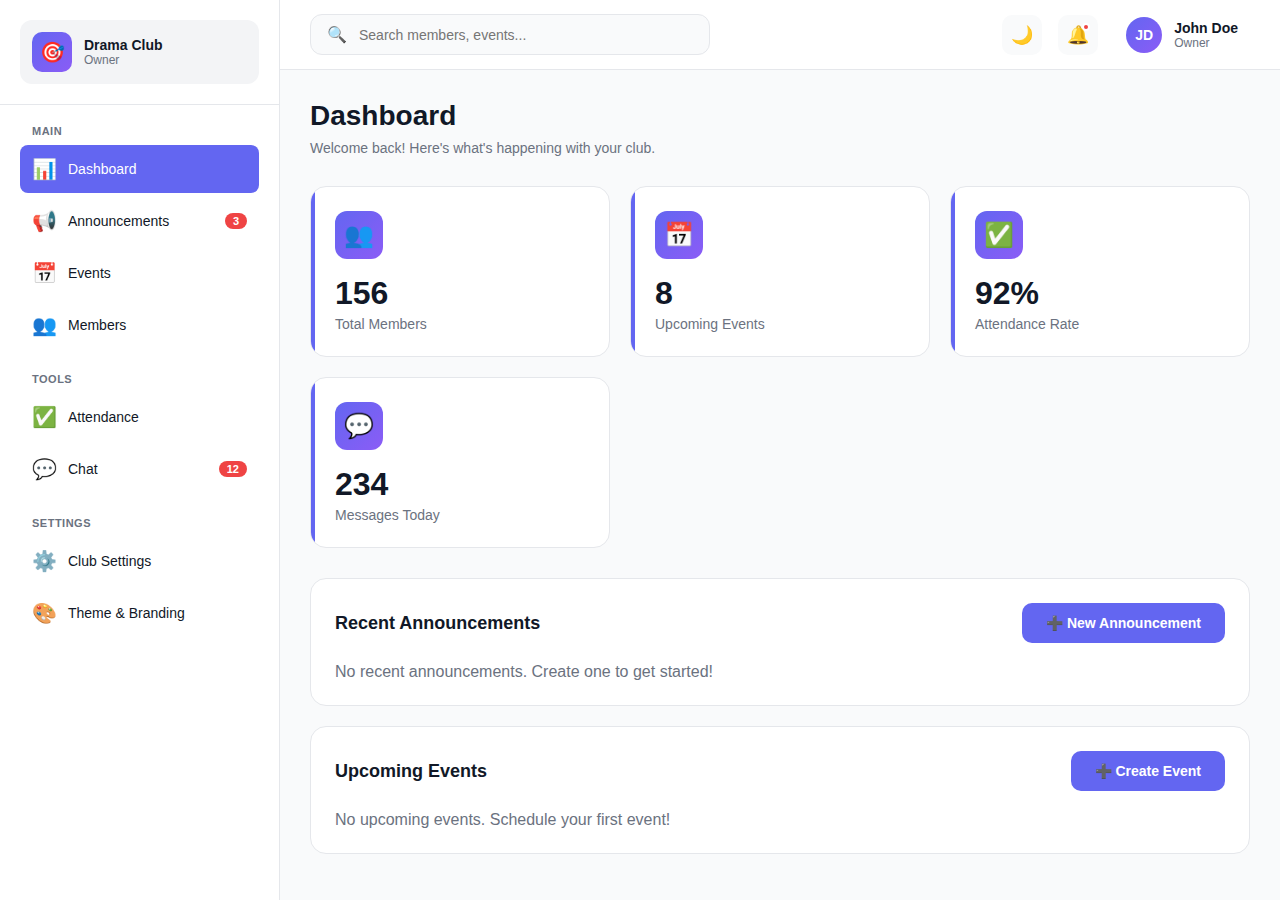
<file: index.html>
<!DOCTYPE html>
<html lang="en">
<head>
    <meta charset="UTF-8">
    <meta name="viewport" content="width=device-width, initial-scale=1.0">
    <title>Club Hub - Modern Club Management</title>
    <style>
        * {
            margin: 0;
            padding: 0;
            box-sizing: border-box;
        }

        :root {
            --primary: #6366f1;
            --primary-dark: #4f46e5;
            --secondary: #8b5cf6;
            --success: #10b981;
            --danger: #ef4444;
            --warning: #f59e0b;
            --bg-primary: #ffffff;
            --bg-secondary: #f9fafb;
            --bg-tertiary: #f3f4f6;
            --text-primary: #111827;
            --text-secondary: #6b7280;
            --border: #e5e7eb;
            --shadow: rgba(0, 0, 0, 0.1);
        }

        [data-theme="dark"] {
            --bg-primary: #1f2937;
            --bg-secondary: #111827;
            --bg-tertiary: #0f172a;
            --text-primary: #f9fafb;
            --text-secondary: #9ca3af;
            --border: #374151;
            --shadow: rgba(0, 0, 0, 0.3);
        }

        body {
            font-family: -apple-system, BlinkMacSystemFont, 'Segoe UI', Roboto, 'Helvetica Neue', Arial, sans-serif;
            background: var(--bg-secondary);
            color: var(--text-primary);
            overflow-x: hidden;
        }

        /* Layout */
        .app-container {
            display: flex;
            height: 100vh;
        }

        /* Sidebar */
        .sidebar {
            width: 280px;
            background: var(--bg-primary);
            border-right: 1px solid var(--border);
            display: flex;
            flex-direction: column;
            transition: transform 0.3s;
        }

        .sidebar-header {
            padding: 20px;
            border-bottom: 1px solid var(--border);
        }

        .club-selector {
            display: flex;
            align-items: center;
            gap: 12px;
            padding: 12px;
            background: var(--bg-tertiary);
            border-radius: 12px;
            cursor: pointer;
            transition: all 0.2s;
        }

        .club-selector:hover {
            background: var(--primary);
            color: white;
        }

        .club-logo {
            width: 40px;
            height: 40px;
            border-radius: 10px;
            background: linear-gradient(135deg, var(--primary), var(--secondary));
            display: flex;
            align-items: center;
            justify-content: center;
            font-size: 20px;
            font-weight: bold;
            color: white;
        }

        .club-info h3 {
            font-size: 14px;
            font-weight: 600;
        }

        .club-info p {
            font-size: 12px;
            color: var(--text-secondary);
        }

        .nav-menu {
            flex: 1;
            padding: 20px;
            overflow-y: auto;
        }

        .nav-section {
            margin-bottom: 24px;
        }

        .nav-section-title {
            font-size: 11px;
            font-weight: 600;
            color: var(--text-secondary);
            text-transform: uppercase;
            letter-spacing: 0.5px;
            margin-bottom: 8px;
            padding-left: 12px;
        }

        .nav-item {
            display: flex;
            align-items: center;
            gap: 12px;
            padding: 12px;
            border-radius: 8px;
            cursor: pointer;
            transition: all 0.2s;
            color: var(--text-primary);
            text-decoration: none;
            margin-bottom: 4px;
        }

        .nav-item:hover {
            background: var(--bg-tertiary);
        }

        .nav-item.active {
            background: var(--primary);
            color: white;
        }

        .nav-item-icon {
            font-size: 20px;
            width: 24px;
            text-align: center;
        }

        .nav-item-text {
            font-size: 14px;
            font-weight: 500;
        }

        .badge {
            margin-left: auto;
            padding: 2px 8px;
            background: var(--danger);
            color: white;
            border-radius: 12px;
            font-size: 11px;
            font-weight: 600;
        }

        /* Main Content */
        .main-content {
            flex: 1;
            display: flex;
            flex-direction: column;
            overflow: hidden;
        }

        .top-bar {
            height: 70px;
            background: var(--bg-primary);
            border-bottom: 1px solid var(--border);
            display: flex;
            align-items: center;
            justify-content: space-between;
            padding: 0 30px;
        }

        .search-bar {
            display: flex;
            align-items: center;
            gap: 12px;
            background: var(--bg-secondary);
            padding: 10px 16px;
            border-radius: 12px;
            border: 1px solid var(--border);
            width: 400px;
        }

        .search-bar input {
            background: none;
            border: none;
            outline: none;
            font-size: 14px;
            color: var(--text-primary);
            width: 100%;
        }

        .top-bar-actions {
            display: flex;
            align-items: center;
            gap: 16px;
        }

        .icon-btn {
            width: 40px;
            height: 40px;
            border-radius: 10px;
            background: var(--bg-secondary);
            border: none;
            cursor: pointer;
            display: flex;
            align-items: center;
            justify-content: center;
            font-size: 18px;
            transition: all 0.2s;
            position: relative;
        }

        .icon-btn:hover {
            background: var(--bg-tertiary);
        }

        .icon-btn .notification-dot {
            position: absolute;
            top: 8px;
            right: 8px;
            width: 8px;
            height: 8px;
            background: var(--danger);
            border-radius: 50%;
            border: 2px solid var(--bg-primary);
        }

        .user-menu {
            display: flex;
            align-items: center;
            gap: 12px;
            padding: 8px 12px;
            border-radius: 12px;
            cursor: pointer;
            transition: all 0.2s;
        }

        .user-menu:hover {
            background: var(--bg-secondary);
        }

        .user-avatar {
            width: 36px;
            height: 36px;
            border-radius: 50%;
            background: linear-gradient(135deg, var(--primary), var(--secondary));
            display: flex;
            align-items: center;
            justify-content: center;
            color: white;
            font-weight: 600;
            font-size: 14px;
        }

        .user-info {
            display: flex;
            flex-direction: column;
        }

        .user-name {
            font-size: 14px;
            font-weight: 600;
        }

        .user-role {
            font-size: 12px;
            color: var(--text-secondary);
        }

        /* Content Area */
        .content-area {
            flex: 1;
            overflow-y: auto;
            padding: 30px;
        }

        .page-header {
            margin-bottom: 30px;
        }

        .page-title {
            font-size: 28px;
            font-weight: 700;
            margin-bottom: 8px;
        }

        .page-subtitle {
            font-size: 14px;
            color: var(--text-secondary);
        }

        /* Cards */
        .card {
            background: var(--bg-primary);
            border-radius: 16px;
            padding: 24px;
            border: 1px solid var(--border);
            margin-bottom: 20px;
        }

        .card-header {
            display: flex;
            align-items: center;
            justify-content: space-between;
            margin-bottom: 20px;
        }

        .card-title {
            font-size: 18px;
            font-weight: 600;
        }

        /* Stats Grid */
        .stats-grid {
            display: grid;
            grid-template-columns: repeat(auto-fit, minmax(240px, 1fr));
            gap: 20px;
            margin-bottom: 30px;
        }

        .stat-card {
            background: var(--bg-primary);
            border-radius: 16px;
            padding: 24px;
            border: 1px solid var(--border);
            position: relative;
            overflow: hidden;
        }

        .stat-card::before {
            content: '';
            position: absolute;
            top: 0;
            left: 0;
            width: 4px;
            height: 100%;
            background: var(--primary);
        }

        .stat-icon {
            width: 48px;
            height: 48px;
            border-radius: 12px;
            background: linear-gradient(135deg, var(--primary), var(--secondary));
            display: flex;
            align-items: center;
            justify-content: center;
            font-size: 24px;
            color: white;
            margin-bottom: 16px;
        }

        .stat-value {
            font-size: 32px;
            font-weight: 700;
            margin-bottom: 4px;
        }

        .stat-label {
            font-size: 14px;
            color: var(--text-secondary);
        }

        /* Buttons */
        .btn {
            padding: 12px 24px;
            border-radius: 10px;
            border: none;
            font-size: 14px;
            font-weight: 600;
            cursor: pointer;
            transition: all 0.2s;
            display: inline-flex;
            align-items: center;
            gap: 8px;
        }

        .btn-primary {
            background: var(--primary);
            color: white;
        }

        .btn-primary:hover {
            background: var(--primary-dark);
            transform: translateY(-1px);
        }

        .btn-secondary {
            background: var(--bg-tertiary);
            color: var(--text-primary);
        }

        .btn-secondary:hover {
            background: var(--border);
        }

        /* Modal */
        .modal {
            display: none;
            position: fixed;
            top: 0;
            left: 0;
            width: 100%;
            height: 100%;
            background: rgba(0, 0, 0, 0.5);
            backdrop-filter: blur(4px);
            z-index: 1000;
            align-items: center;
            justify-content: center;
        }

        .modal.active {
            display: flex;
        }

        .modal-content {
            background: var(--bg-primary);
            border-radius: 20px;
            padding: 32px;
            max-width: 600px;
            width: 90%;
            max-height: 90vh;
            overflow-y: auto;
        }

        .modal-header {
            display: flex;
            align-items: center;
            justify-content: space-between;
            margin-bottom: 24px;
        }

        .modal-title {
            font-size: 24px;
            font-weight: 700;
        }

        .close-btn {
            width: 32px;
            height: 32px;
            border-radius: 8px;
            background: var(--bg-tertiary);
            border: none;
            cursor: pointer;
            display: flex;
            align-items: center;
            justify-content: center;
            font-size: 18px;
        }

        /* Form */
        .form-group {
            margin-bottom: 20px;
        }

        .form-label {
            display: block;
            font-size: 14px;
            font-weight: 600;
            margin-bottom: 8px;
        }

        .form-input,
        .form-textarea,
        .form-select {
            width: 100%;
            padding: 12px 16px;
            background: var(--bg-secondary);
            border: 1px solid var(--border);
            border-radius: 10px;
            font-size: 14px;
            color: var(--text-primary);
            font-family: inherit;
        }

        .form-input:focus,
        .form-textarea:focus,
        .form-select:focus {
            outline: none;
            border-color: var(--primary);
        }

        .form-textarea {
            resize: vertical;
            min-height: 100px;
        }

        /* Tabs */
        .tabs {
            display: flex;
            gap: 8px;
            border-bottom: 2px solid var(--border);
            margin-bottom: 24px;
        }

        .tab {
            padding: 12px 20px;
            background: none;
            border: none;
            font-size: 14px;
            font-weight: 600;
            color: var(--text-secondary);
            cursor: pointer;
            border-bottom: 2px solid transparent;
            margin-bottom: -2px;
            transition: all 0.2s;
        }

        .tab:hover {
            color: var(--text-primary);
        }

        .tab.active {
            color: var(--primary);
            border-bottom-color: var(--primary);
        }

        .tab-content {
            display: none;
        }

        .tab-content.active {
            display: block;
        }

        /* Responsive */
        @media (max-width: 768px) {
            .sidebar {
                position: fixed;
                left: -280px;
                z-index: 100;
                height: 100vh;
            }

            .sidebar.mobile-open {
                transform: translateX(280px);
            }

            .search-bar {
                width: 200px;
            }

            .stats-grid {
                grid-template-columns: 1fr;
            }
        }
    </style>
</head>
<body>
    <div class="app-container">
        <!-- Sidebar -->
        <aside class="sidebar" id="sidebar">
            <div class="sidebar-header">
                <div class="club-selector" onclick="openClubSwitcher()">
                    <div class="club-logo" id="clubLogo">🎯</div>
                    <div class="club-info">
                        <h3 id="clubName">Drama Club</h3>
                        <p id="clubRole">Owner</p>
                    </div>
                </div>
            </div>

            <nav class="nav-menu">
                <div class="nav-section">
                    <div class="nav-section-title">Main</div>
                    <a href="#" class="nav-item active" onclick="navigateTo('dashboard')">
                        <span class="nav-item-icon">📊</span>
                        <span class="nav-item-text">Dashboard</span>
                    </a>
                    <a href="#" class="nav-item" onclick="navigateTo('announcements')">
                        <span class="nav-item-icon">📢</span>
                        <span class="nav-item-text">Announcements</span>
                        <span class="badge">3</span>
                    </a>
                    <a href="#" class="nav-item" onclick="navigateTo('events')">
                        <span class="nav-item-icon">📅</span>
                        <span class="nav-item-text">Events</span>
                    </a>
                    <a href="#" class="nav-item" onclick="navigateTo('members')">
                        <span class="nav-item-icon">👥</span>
                        <span class="nav-item-text">Members</span>
                    </a>
                </div>

                <div class="nav-section">
                    <div class="nav-section-title">Tools</div>
                    <a href="#" class="nav-item" onclick="navigateTo('attendance')">
                        <span class="nav-item-icon">✅</span>
                        <span class="nav-item-text">Attendance</span>
                    </a>
                    <a href="#" class="nav-item" onclick="navigateTo('chat')">
                        <span class="nav-item-icon">💬</span>
                        <span class="nav-item-text">Chat</span>
                        <span class="badge">12</span>
                    </a>
                </div>

                <div class="nav-section">
                    <div class="nav-section-title">Settings</div>
                    <a href="#" class="nav-item" onclick="navigateTo('club-settings')">
                        <span class="nav-item-icon">⚙️</span>
                        <span class="nav-item-text">Club Settings</span>
                    </a>
                    <a href="#" class="nav-item" onclick="navigateTo('theme')">
                        <span class="nav-item-icon">🎨</span>
                        <span class="nav-item-text">Theme & Branding</span>
                    </a>
                </div>
            </nav>
        </aside>

        <!-- Main Content -->
        <main class="main-content">
            <!-- Top Bar -->
            <header class="top-bar">
                <div class="search-bar">
                    <span>🔍</span>
                    <input type="text" placeholder="Search members, events..." />
                </div>

                <div class="top-bar-actions">
                    <button class="icon-btn" onclick="toggleTheme()">
                        <span id="themeIcon">🌙</span>
                    </button>
                    <button class="icon-btn">
                        <span>🔔</span>
                        <span class="notification-dot"></span>
                    </button>
                    <div class="user-menu" onclick="openUserMenu()">
                        <div class="user-avatar">JD</div>
                        <div class="user-info">
                            <div class="user-name">John Doe</div>
                            <div class="user-role">Owner</div>
                        </div>
                    </div>
                </div>
            </header>

            <!-- Content Area -->
            <div class="content-area" id="contentArea">
                <!-- Dashboard View -->
                <div id="dashboard-view">
                    <div class="page-header">
                        <h1 class="page-title">Dashboard</h1>
                        <p class="page-subtitle">Welcome back! Here's what's happening with your club.</p>
                    </div>

                    <div class="stats-grid">
                        <div class="stat-card">
                            <div class="stat-icon">👥</div>
                            <div class="stat-value">156</div>
                            <div class="stat-label">Total Members</div>
                        </div>
                        <div class="stat-card">
                            <div class="stat-icon">📅</div>
                            <div class="stat-value">8</div>
                            <div class="stat-label">Upcoming Events</div>
                        </div>
                        <div class="stat-card">
                            <div class="stat-icon">✅</div>
                            <div class="stat-value">92%</div>
                            <div class="stat-label">Attendance Rate</div>
                        </div>
                        <div class="stat-card">
                            <div class="stat-icon">💬</div>
                            <div class="stat-value">234</div>
                            <div class="stat-label">Messages Today</div>
                        </div>
                    </div>

                    <div class="card">
                        <div class="card-header">
                            <h2 class="card-title">Recent Announcements</h2>
                            <button class="btn btn-primary" onclick="openModal('announcement')">
                                ➕ New Announcement
                            </button>
                        </div>
                        <p style="color: var(--text-secondary);">No recent announcements. Create one to get started!</p>
                    </div>

                    <div class="card">
                        <div class="card-header">
                            <h2 class="card-title">Upcoming Events</h2>
                            <button class="btn btn-primary" onclick="openModal('event')">
                                ➕ Create Event
                            </button>
                        </div>
                        <p style="color: var(--text-secondary);">No upcoming events. Schedule your first event!</p>
                    </div>
                </div>

                <!-- Settings View (hidden by default) -->
                <div id="club-settings-view" style="display: none;">
                    <div class="page-header">
                        <h1 class="page-title">Club Settings</h1>
                        <p class="page-subtitle">Manage your club's information and preferences</p>
                    </div>

                    <div class="card">
                        <h2 class="card-title" style="margin-bottom: 24px;">General Settings</h2>
                        
                        <div class="form-group">
                            <label class="form-label">Club Name</label>
                            <input type="text" class="form-input" value="Drama Club" />
                        </div>

                        <div class="form-group">
                            <label class="form-label">Description</label>
                            <textarea class="form-textarea">A creative space for students passionate about theater and performance arts.</textarea>
                        </div>

                        <div class="form-group">
                            <label class="form-label">Require Approval for New Members</label>
                            <select class="form-select">
                                <option value="yes">Yes - Admins must approve</option>
                                <option value="no">No - Auto-accept</option>
                            </select>
                        </div>

                        <button class="btn btn-primary">Save Changes</button>
                    </div>
                </div>

                <!-- Theme Settings View -->
                <div id="theme-view" style="display: none;">
                    <div class="page-header">
                        <h1 class="page-title">Theme & Branding</h1>
                        <p class="page-subtitle">Customize your club's look and feel</p>
                    </div>

                    <div class="card">
                        <h2 class="card-title" style="margin-bottom: 24px;">Colors</h2>
                        
                        <div class="form-group">
                            <label class="form-label">Primary Color</label>
                            <input type="color" class="form-input" value="#6366f1" />
                        </div>

                        <div class="form-group">
                            <label class="form-label">Secondary Color</label>
                            <input type="color" class="form-input" value="#8b5cf6" />
                        </div>

                        <div class="form-group">
                            <label class="form-label">Club Logo</label>
                            <input type="file" class="form-input" accept="image/*" />
                        </div>

                        <button class="btn btn-primary">Save Theme</button>
                    </div>
                </div>
            </div>
        </main>
    </div>

    <!-- Announcement Modal -->
    <div class="modal" id="announcementModal">
        <div class="modal-content">
            <div class="modal-header">
                <h2 class="modal-title">New Announcement</h2>
                <button class="close-btn" onclick="closeModal('announcement')">✕</button>
            </div>

            <div class="form-group">
                <label class="form-label">Title</label>
                <input type="text" class="form-input" placeholder="Enter announcement title" />
            </div>

            <div class="form-group">
                <label class="form-label">Content</label>
                <textarea class="form-textarea" placeholder="Write your announcement..."></textarea>
            </div>

            <div class="form-group">
                <label class="form-label">Priority</label>
                <select class="form-select">
                    <option>Normal</option>
                    <option>High</option>
                    <option>Urgent</option>
                </select>
            </div>

            <button class="btn btn-primary" style="width: 100%;">Post Announcement</button>
        </div>
    </div>

    <!-- Event Modal -->
    <div class="modal" id="eventModal">
        <div class="modal-content">
            <div class="modal-header">
                <h2 class="modal-title">Create Event</h2>
                <button class="close-btn" onclick="closeModal('event')">✕</button>
            </div>

            <div class="form-group">
                <label class="form-label">Event Title</label>
                <input type="text" class="form-input" placeholder="Enter event title" />
            </div>

            <div class="form-group">
                <label class="form-label">Description</label>
                <textarea class="form-textarea" placeholder="Event details..."></textarea>
            </div>

            <div class="form-group">
                <label class="form-label">Date & Time</label>
                <input type="datetime-local" class="form-input" />
            </div>

            <div class="form-group">
                <label class="form-label">Location</label>
                <input type="text" class="form-input" placeholder="Event location" />
            </div>

            <button class="btn btn-primary" style="width: 100%;">Create Event</button>
        </div>
    </div>

    <script>
        // Theme Toggle
        function toggleTheme() {
            const html = document.documentElement;
            const current = html.getAttribute('data-theme');
            const newTheme = current === 'dark' ? 'light' : 'dark';
            html.setAttribute('data-theme', newTheme);
            localStorage.setItem('theme', newTheme);
            
            const icon = document.getElementById('themeIcon');
            icon.textContent = newTheme === 'dark' ? '☀️' : '🌙';
        }

        // Load saved theme
        window.addEventListener('DOMContentLoaded', () => {
            const savedTheme = localStorage.getItem('theme') || 'light';
            document.documentElement.setAttribute('data-theme', savedTheme);
            document.getElementById('themeIcon').textContent = savedTheme === 'dark' ? '☀️' : '🌙';
        });

        // Navigation
        function navigateTo(page) {
            // Hide all views
            document.querySelectorAll('[id$="-view"]').forEach(view => {
                view.style.display = 'none';
            });

            // Show selected view
            const viewId = page + '-view';
            const view = document.getElementById(viewId);
            if (view) {
                view.style.display = 'block';
            }

            // Update active nav item
            document.querySelectorAll('.nav-item').forEach(item => {
                item.classList.remove('active');
            });
            event.currentTarget.classList.add('active');
        }

        // Modal Functions
        function openModal(type) {
            const modal = document.getElementById(type + 'Modal');
            if (modal) {
                modal.classList.add('active');
            }
        }

        function closeModal(type) {
            const modal = document.getElementById(type + 'Modal');
            if (modal) {
                modal.classList.remove('active');
            }
        }

        // Close modal on outside click
        document.querySelectorAll('.modal').forEach(modal => {
            modal.addEventListener('click', (e) => {
                if (e.target === modal) {
                    modal.classList.remove('active');
                }
            });
        });

        function openClubSwitcher() {
            alert('Club switcher coming soon! You\'ll be able to switch between your clubs here.');
        }

        function openUserMenu() {
            alert('User menu coming soon! Logout, profile settings, etc.');
        }
    </script>
</body>
</html>
</file>
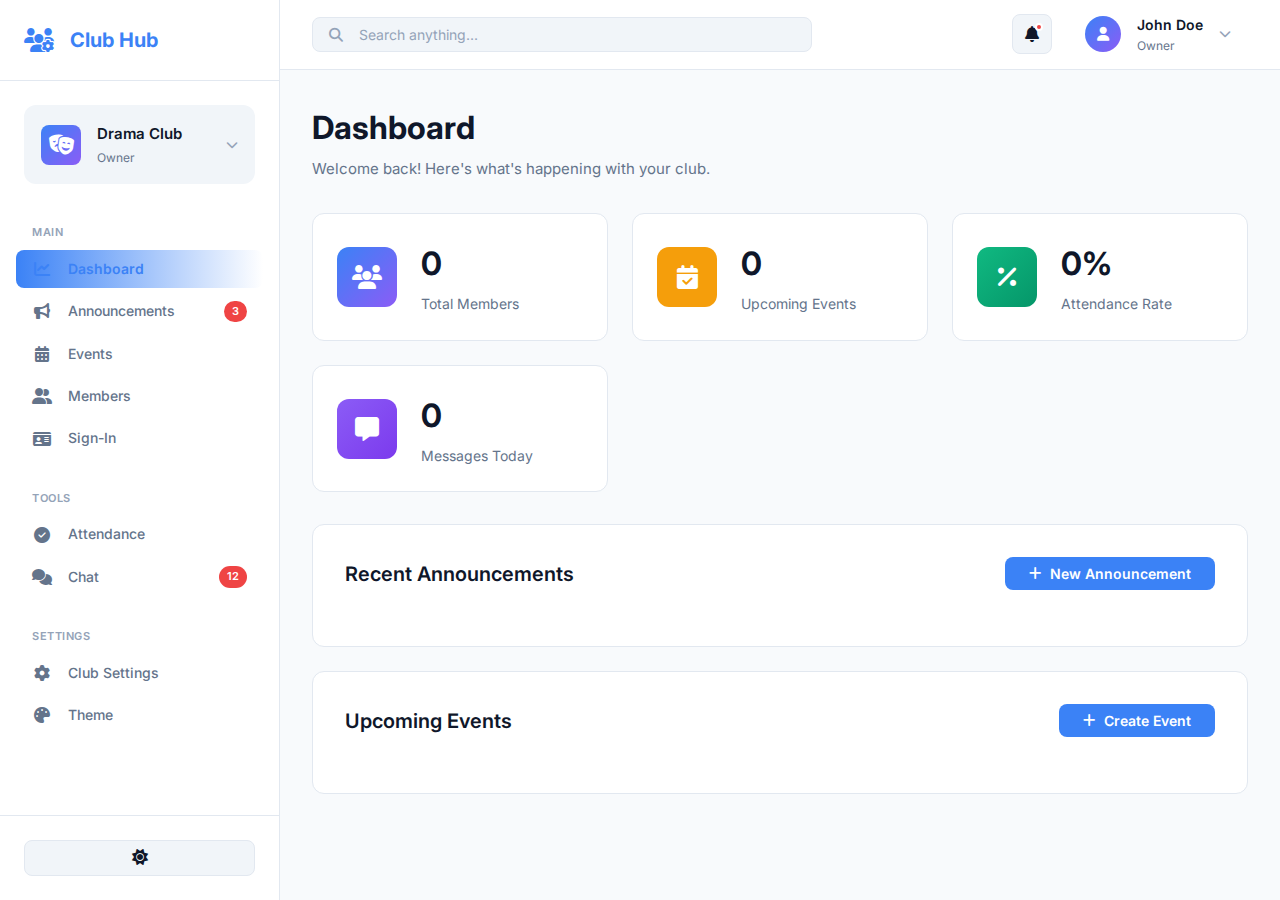
<file: index (3).html>
<!DOCTYPE html>
<html lang="en">
<head>
    <meta charset="UTF-8">
    <meta name="viewport" content="width=device-width, initial-scale=1.0">
    <title>Club Hub - Modern Club Management</title>
    <link rel="stylesheet" href="https://fonts.googleapis.com/css2?family=Inter:wght@300;400;500;600;700;800&display=swap">
    <link rel="stylesheet" href="https://cdnjs.cloudflare.com/ajax/libs/font-awesome/6.4.0/css/all.min.css">
    <link rel="stylesheet" href="styles.css">
</head>
<body>
    <div class="app-container">
        <!-- Sidebar -->
        <aside class="sidebar" id="sidebar">
            <div class="sidebar-header">
                <div class="logo">
                    <i class="fas fa-users-cog"></i>
                    <span class="logo-text">Club Hub</span>
                </div>
            </div>

            <div class="club-selector" onclick="openClubSwitcher()">
                <div class="club-logo" id="clubLogo">
                    <i class="fas fa-theater-masks"></i>
                </div>
                <div class="club-info">
                    <h3 id="clubName">Drama Club</h3>
                    <p id="clubRole">Owner</p>
                </div>
                <i class="fas fa-chevron-down"></i>
            </div>

            <nav class="nav-menu">
                <div class="nav-section">
                    <div class="nav-section-title">Main</div>
                    <a href="#" class="nav-item active" data-view="dashboard">
                        <i class="fas fa-chart-line"></i>
                        <span>Dashboard</span>
                    </a>
                    <a href="#" class="nav-item" data-view="announcements">
                        <i class="fas fa-bullhorn"></i>
                        <span>Announcements</span>
                        <span class="badge" id="announcementsBadge">3</span>
                    </a>
                    <a href="#" class="nav-item" data-view="events">
                        <i class="fas fa-calendar-alt"></i>
                        <span>Events</span>
                    </a>
                    <a href="#" class="nav-item" data-view="members">
                        <i class="fas fa-user-friends"></i>
                        <span>Members</span>
                    </a>
                    <a href="#" class="nav-item" data-view="signin">
                        <i class="fas fa-id-card"></i>
                        <span>Sign-In</span>
                    </a>
                </div>

                <div class="nav-section">
                    <div class="nav-section-title">Tools</div>
                    <a href="#" class="nav-item" data-view="attendance">
                        <i class="fas fa-check-circle"></i>
                        <span>Attendance</span>
                    </a>
                    <a href="#" class="nav-item" data-view="chat">
                        <i class="fas fa-comments"></i>
                        <span>Chat</span>
                        <span class="badge" id="chatBadge">12</span>
                    </a>
                </div>

                <div class="nav-section">
                    <div class="nav-section-title">Settings</div>
                    <a href="#" class="nav-item" data-view="club-settings">
                        <i class="fas fa-cog"></i>
                        <span>Club Settings</span>
                    </a>
                    <a href="#" class="nav-item" data-view="theme">
                        <i class="fas fa-palette"></i>
                        <span>Theme</span>
                    </a>
                </div>
            </nav>

            <div class="sidebar-footer">
                <div class="theme-selector">
                    <button class="theme-btn" onclick="toggleTheme()">
                        <i class="fas fa-moon" id="themeIcon"></i>
                    </button>
                </div>
            </div>
        </aside>

        <!-- Main Content -->
        <main class="main-content">
            <!-- Top Bar -->
            <header class="top-bar">
                <button class="mobile-menu-toggle" onclick="toggleSidebar()">
                    <i class="fas fa-bars"></i>
                </button>

                <div class="search-bar">
                    <i class="fas fa-search"></i>
                    <input type="text" placeholder="Search anything..." id="globalSearch" />
                </div>

                <div class="top-bar-actions">
                    <button class="icon-btn" onclick="showNotifications()" title="Notifications">
                        <i class="fas fa-bell"></i>
                        <span class="notification-dot"></span>
                    </button>
                    <div class="user-menu" onclick="openUserMenu()">
                        <div class="user-avatar">
                            <i class="fas fa-user"></i>
                        </div>
                        <div class="user-info">
                            <div class="user-name">John Doe</div>
                            <div class="user-role">Owner</div>
                        </div>
                        <i class="fas fa-chevron-down"></i>
                    </div>
                </div>
            </header>

            <!-- Content Area -->
            <div class="content-area" id="contentArea">
                <!-- Dashboard View -->
                <div id="dashboard-view" class="view-content">
                    <div class="page-header">
                        <div>
                            <h1 class="page-title">Dashboard</h1>
                            <p class="page-subtitle">Welcome back! Here's what's happening with your club.</p>
                        </div>
                    </div>

                    <div class="stats-grid" id="statsGrid">
                        <div class="stat-card">
                            <div class="stat-icon">
                                <i class="fas fa-users"></i>
                            </div>
                            <div class="stat-content">
                                <div class="stat-value" id="totalMembers">0</div>
                                <div class="stat-label">Total Members</div>
                            </div>
                        </div>
                        <div class="stat-card">
                            <div class="stat-icon accent">
                                <i class="fas fa-calendar-check"></i>
                            </div>
                            <div class="stat-content">
                                <div class="stat-value" id="upcomingEvents">0</div>
                                <div class="stat-label">Upcoming Events</div>
                            </div>
                        </div>
                        <div class="stat-card">
                            <div class="stat-icon success">
                                <i class="fas fa-percentage"></i>
                            </div>
                            <div class="stat-content">
                                <div class="stat-value" id="attendanceRate">0%</div>
                                <div class="stat-label">Attendance Rate</div>
                            </div>
                        </div>
                        <div class="stat-card">
                            <div class="stat-icon secondary">
                                <i class="fas fa-message"></i>
                            </div>
                            <div class="stat-content">
                                <div class="stat-value" id="messagesToday">0</div>
                                <div class="stat-label">Messages Today</div>
                            </div>
                        </div>
                    </div>

                    <div class="card">
                        <div class="card-header">
                            <h2 class="card-title">Recent Announcements</h2>
                            <button class="btn btn-primary" onclick="openModal('announcement')">
                                <i class="fas fa-plus"></i>
                                New Announcement
                            </button>
                        </div>
                        <div id="dashboardAnnouncements"></div>
                    </div>

                    <div class="card">
                        <div class="card-header">
                            <h2 class="card-title">Upcoming Events</h2>
                            <button class="btn btn-primary" onclick="openModal('event')">
                                <i class="fas fa-plus"></i>
                                Create Event
                            </button>
                        </div>
                        <div id="dashboardEvents"></div>
                    </div>
                </div>

                <!-- Other views will be loaded dynamically -->
                <div id="announcements-view" class="view-content hidden"></div>
                <div id="events-view" class="view-content hidden"></div>
                <div id="members-view" class="view-content hidden"></div>
                <div id="signin-view" class="view-content hidden"></div>
                <div id="attendance-view" class="view-content hidden"></div>
                <div id="chat-view" class="view-content hidden"></div>
                <div id="club-settings-view" class="view-content hidden"></div>
                <div id="theme-view" class="view-content hidden"></div>
            </div>
        </main>
    </div>

    <!-- Modals Container -->
    <div id="modalsContainer"></div>

    <script src="app.js"></script>
</body>
</html>
</file>
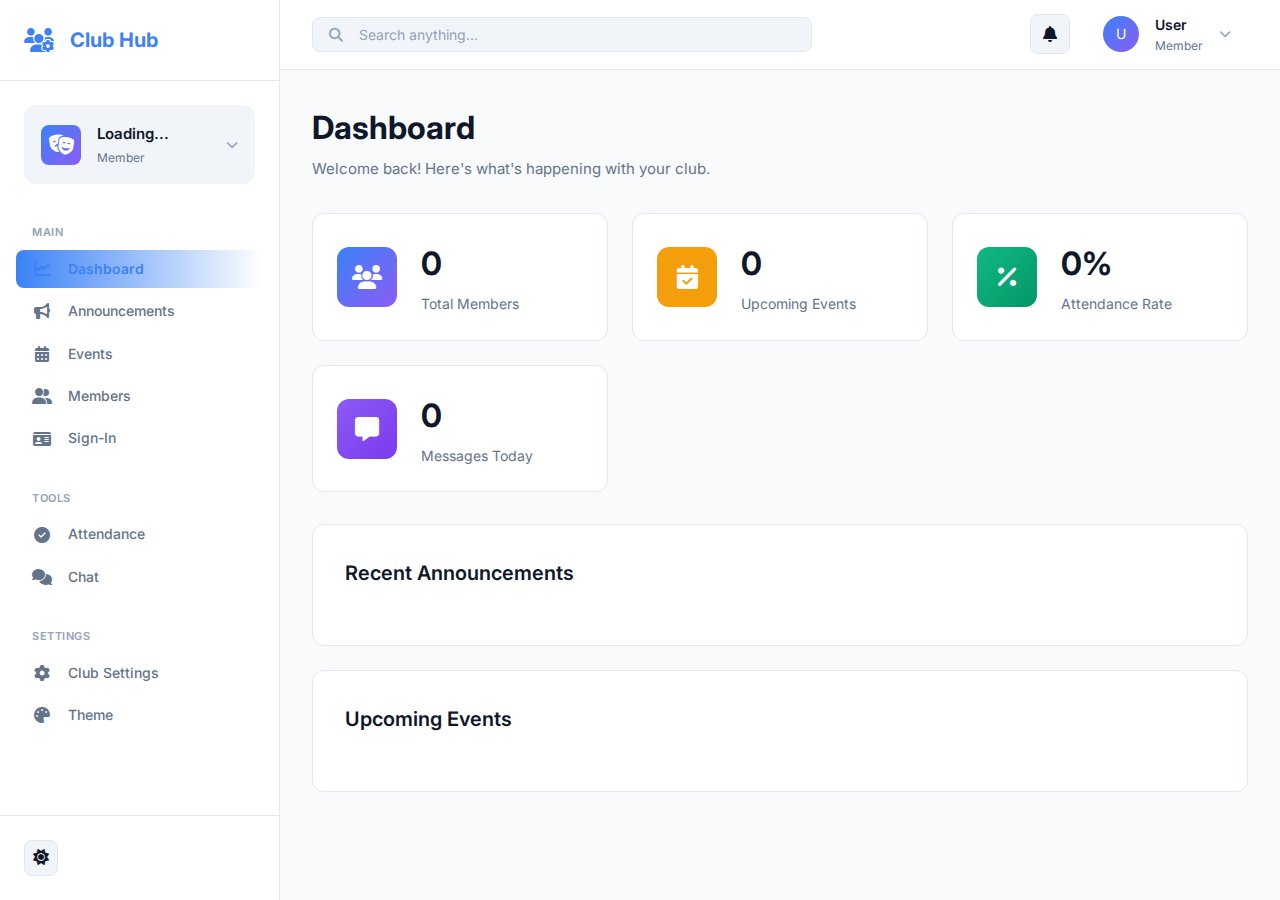
<file: index (4).html>
<!DOCTYPE html>
<html lang="en">
<head>
    <meta charset="UTF-8">
    <meta name="viewport" content="width=device-width, initial-scale=1.0">
    <title>Club Hub - Modern Club Management</title>
    <link rel="stylesheet" href="https://fonts.googleapis.com/css2?family=Inter:wght@300;400;500;600;700;800&display=swap">
    <link rel="stylesheet" href="https://cdnjs.cloudflare.com/ajax/libs/font-awesome/6.4.0/css/all.min.css">
    <link rel="stylesheet" href="styles.css">
</head>
<body>
    <div class="app-container">
        <!-- Sidebar -->
        <aside class="sidebar" id="sidebar">
            <div class="sidebar-header">
                <div class="logo">
                    <i class="fas fa-users-cog"></i>
                    <span class="logo-text">Club Hub</span>
                </div>
            </div>

            <div class="club-selector" onclick="openClubSwitcher()">
                <div class="club-logo" id="clubLogo">
                    <i class="fas fa-theater-masks"></i>
                </div>
                <div class="club-info">
                    <h3 id="clubName">Loading...</h3>
                    <p id="clubRole">Member</p>
                </div>
                <i class="fas fa-chevron-down"></i>
            </div>

            <nav class="nav-menu">
                <div class="nav-section">
                    <div class="nav-section-title">Main</div>
                    <a href="#" class="nav-item active" data-view="dashboard">
                        <i class="fas fa-chart-line"></i>
                        <span>Dashboard</span>
                    </a>
                    <a href="#" class="nav-item" data-view="announcements">
                        <i class="fas fa-bullhorn"></i>
                        <span>Announcements</span>
                    </a>
                    <a href="#" class="nav-item" data-view="events">
                        <i class="fas fa-calendar-alt"></i>
                        <span>Events</span>
                    </a>
                    <a href="#" class="nav-item" data-view="members">
                        <i class="fas fa-user-friends"></i>
                        <span>Members</span>
                    </a>
                    <a href="#" class="nav-item" data-view="signin">
                        <i class="fas fa-id-card"></i>
                        <span>Sign-In</span>
                    </a>
                </div>

                <div class="nav-section">
                    <div class="nav-section-title">Tools</div>
                    <a href="#" class="nav-item" data-view="attendance">
                        <i class="fas fa-check-circle"></i>
                        <span>Attendance</span>
                    </a>
                    <a href="#" class="nav-item" data-view="chat">
                        <i class="fas fa-comments"></i>
                        <span>Chat</span>
                    </a>
                </div>

                <div class="nav-section">
                    <div class="nav-section-title">Settings</div>
                    <a href="#" class="nav-item" data-view="club-settings">
                        <i class="fas fa-cog"></i>
                        <span>Club Settings</span>
                    </a>
                    <a href="#" class="nav-item" data-view="theme">
                        <i class="fas fa-palette"></i>
                        <span>Theme</span>
                    </a>
                </div>
            </nav>

            <div class="sidebar-footer">
                <button class="theme-btn" onclick="toggleTheme()">
                    <i class="fas fa-moon" id="themeIcon"></i>
                </button>
            </div>
        </aside>

        <!-- Main Content -->
        <main class="main-content">
            <!-- Top Bar -->
            <header class="top-bar">
                <button class="mobile-menu-toggle" onclick="toggleSidebar()">
                    <i class="fas fa-bars"></i>
                </button>

                <div class="search-bar">
                    <i class="fas fa-search"></i>
                    <input type="text" placeholder="Search anything..." id="globalSearch" />
                </div>

                <div class="top-bar-actions">
                    <button class="icon-btn" onclick="showNotifications()" title="Notifications">
                        <i class="fas fa-bell"></i>
                    </button>
                    <div class="user-menu" onclick="openUserMenu()">
                        <div class="user-avatar" id="userAvatar">U</div>
                        <div class="user-info">
                            <div class="user-name" id="userName">User</div>
                            <div class="user-role" id="userRole">Member</div>
                        </div>
                        <i class="fas fa-chevron-down"></i>
                    </div>
                </div>
            </header>

            <!-- Content Area -->
            <div class="content-area" id="contentArea">
                <!-- Dashboard View -->
                <div id="dashboard-view" class="view-content">
                    <div class="page-header">
                        <div>
                            <h1 class="page-title">Dashboard</h1>
                            <p class="page-subtitle">Welcome back! Here's what's happening with your club.</p>
                        </div>
                    </div>

                    <div class="stats-grid" id="statsGrid">
                        <div class="stat-card">
                            <div class="stat-icon">
                                <i class="fas fa-users"></i>
                            </div>
                            <div class="stat-content">
                                <div class="stat-value" id="totalMembers">0</div>
                                <div class="stat-label">Total Members</div>
                            </div>
                        </div>
                        <div class="stat-card">
                            <div class="stat-icon accent">
                                <i class="fas fa-calendar-check"></i>
                            </div>
                            <div class="stat-content">
                                <div class="stat-value" id="upcomingEvents">0</div>
                                <div class="stat-label">Upcoming Events</div>
                            </div>
                        </div>
                        <div class="stat-card">
                            <div class="stat-icon success">
                                <i class="fas fa-percentage"></i>
                            </div>
                            <div class="stat-content">
                                <div class="stat-value" id="attendanceRate">0%</div>
                                <div class="stat-label">Attendance Rate</div>
                            </div>
                        </div>
                        <div class="stat-card">
                            <div class="stat-icon secondary">
                                <i class="fas fa-message"></i>
                            </div>
                            <div class="stat-content">
                                <div class="stat-value" id="messagesToday">0</div>
                                <div class="stat-label">Messages Today</div>
                            </div>
                        </div>
                    </div>

                    <div class="card">
                        <div class="card-header">
                            <h2 class="card-title">Recent Announcements</h2>
                        </div>
                        <div id="dashboardAnnouncements"></div>
                    </div>

                    <div class="card">
                        <div class="card-header">
                            <h2 class="card-title">Upcoming Events</h2>
                        </div>
                        <div id="dashboardEvents"></div>
                    </div>
                </div>

                <!-- Other views will be loaded dynamically -->
                <div id="announcements-view" class="view-content hidden"></div>
                <div id="events-view" class="view-content hidden"></div>
                <div id="members-view" class="view-content hidden"></div>
                <div id="signin-view" class="view-content hidden"></div>
                <div id="attendance-view" class="view-content hidden"></div>
                <div id="chat-view" class="view-content hidden"></div>
                <div id="club-settings-view" class="view-content hidden"></div>
                <div id="theme-view" class="view-content hidden"></div>
            </div>
        </main>
    </div>

    <script src="app.js"></script>
</body>
</html>
</file>
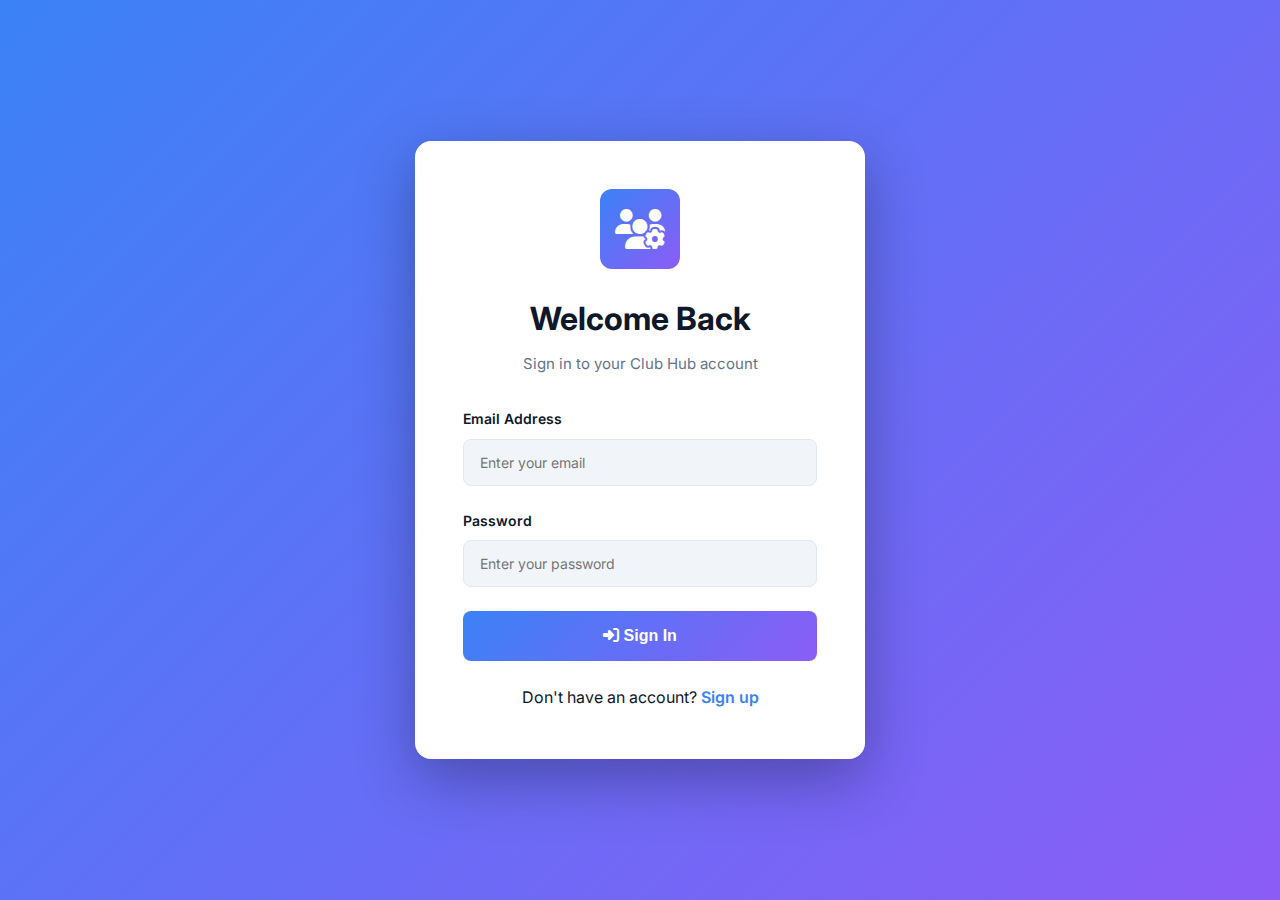
<file: login (1).html>
<!DOCTYPE html>
<html lang="en">
<head>
    <meta charset="UTF-8">
    <meta name="viewport" content="width=device-width, initial-scale=1.0">
    <title>Login - Club Hub</title>
    <link rel="stylesheet" href="https://fonts.googleapis.com/css2?family=Inter:wght@300;400;500;600;700;800&display=swap">
    <link rel="stylesheet" href="https://cdnjs.cloudflare.com/ajax/libs/font-awesome/6.4.0/css/all.min.css">
    <link rel="stylesheet" href="styles.css">
    <style>
        .auth-container { min-height: 100vh; display: flex; align-items: center; justify-content: center; background: linear-gradient(135deg, var(--primary), var(--secondary)); padding: 2rem; }
        .auth-card { background: var(--bg-card); border-radius: var(--radius-xl); padding: 3rem; max-width: 450px; width: 100%; box-shadow: 0 20px 60px rgba(0, 0, 0, 0.3); }
        .auth-header { text-align: center; margin-bottom: 2rem; }
        .auth-logo { width: 80px; height: 80px; margin: 0 auto 1.5rem; background: linear-gradient(135deg, var(--primary), var(--secondary)); border-radius: var(--radius-lg); display: flex; align-items: center; justify-content: center; font-size: 2.5rem; color: white; }
        .auth-title { font-size: 2rem; font-weight: 700; margin-bottom: 0.5rem; }
        .auth-subtitle { color: var(--text-secondary); font-size: 0.9375rem; }
        .form-group { margin-bottom: 1.5rem; }
        .form-label { display: block; font-size: 0.875rem; font-weight: 600; margin-bottom: 0.5rem; color: var(--text-primary); }
        .form-input { width: 100%; padding: 0.875rem 1rem; background: var(--bg-tertiary); border: 1px solid var(--border); border-radius: var(--radius-md); font-size: 0.875rem; color: var(--text-primary); font-family: inherit; transition: all var(--transition); }
        .form-input:focus { outline: none; border-color: var(--primary); box-shadow: 0 0 0 3px rgba(59, 130, 246, 0.1); }
        .btn-auth { width: 100%; padding: 1rem; background: linear-gradient(135deg, var(--primary), var(--secondary)); color: white; border: none; border-radius: var(--radius-md); font-size: 1rem; font-weight: 600; cursor: pointer; transition: all var(--transition); }
        .btn-auth:hover { transform: translateY(-2px); box-shadow: 0 8px 20px rgba(59, 130, 246, 0.4); }
        .btn-auth:disabled { opacity: 0.6; cursor: not-allowed; transform: none; }
        .auth-link { text-align: center; margin-top: 1.5rem; }
        .auth-link a { color: var(--primary); text-decoration: none; font-weight: 600; }
        .auth-link a:hover { text-decoration: underline; }
        .alert { padding: 1rem; border-radius: var(--radius-md); margin-bottom: 1.5rem; display: none; }
        .alert.show { display: block; }
        .alert-error { background: rgba(239, 68, 68, 0.1); border: 1px solid var(--danger); color: var(--danger); }
        .alert-success { background: rgba(16, 185, 129, 0.1); border: 1px solid var(--success); color: var(--success); }
    </style>
</head>
<body>
    <div class="auth-container">
        <div class="auth-card">
            <div class="auth-header">
                <div class="auth-logo"><i class="fas fa-users-cog"></i></div>
                <h1 class="auth-title">Welcome Back</h1>
                <p class="auth-subtitle">Sign in to your Club Hub account</p>
            </div>
            <div id="alertMessage" class="alert"></div>
            <form id="loginForm">
                <div class="form-group">
                    <label class="form-label" for="email">Email Address</label>
                    <input type="email" id="email" class="form-input" placeholder="Enter your email" required autocomplete="email" />
                </div>
                <div class="form-group">
                    <label class="form-label" for="password">Password</label>
                    <input type="password" id="password" class="form-input" placeholder="Enter your password" required autocomplete="current-password" />
                </div>
                <button type="submit" class="btn-auth" id="loginBtn"><i class="fas fa-sign-in-alt"></i> Sign In</button>
            </form>
            <div class="auth-link">Don't have an account? <a href="register.html">Sign up</a></div>
        </div>
    </div>
    <script>
        checkSession();
        async function checkSession() {
            try {
                const response = await fetch('api/auth.php?action=check');
                const data = await response.json();
                if (data.success) {
                    window.location.href = data.data.is_system_owner ? 'super-owner-dashboard.html' : 'index.html';
                }
            } catch (error) {
                console.error('Session check error:', error);
            }
        }
        
        document.getElementById('loginForm').addEventListener('submit', async (e) => {
            e.preventDefault();
            const email = document.getElementById('email').value;
            const password = document.getElementById('password').value;
            const btn = document.getElementById('loginBtn');
            const alert = document.getElementById('alertMessage');
            
            btn.disabled = true;
            btn.innerHTML = '<i class="fas fa-spinner fa-spin"></i> Signing in...';
            
            try {
                const response = await fetch('api/auth.php?action=login', {
                    method: 'POST',
                    headers: { 'Content-Type': 'application/json' },
                    body: JSON.stringify({ email, password })
                });
                const data = await response.json();
                
                if (data.success) {
                    alert.className = 'alert alert-success show';
                    alert.innerHTML = '<i class="fas fa-check-circle"></i> Login successful! Redirecting...';
                    setTimeout(() => {
                        window.location.href = data.data.is_system_owner ? 'super-owner-dashboard.html' : 'index.html';
                    }, 1000);
                } else {
                    alert.className = 'alert alert-error show';
                    alert.innerHTML = '<i class="fas fa-exclamation-circle"></i> ' + data.message;
                    btn.disabled = false;
                    btn.innerHTML = '<i class="fas fa-sign-in-alt"></i> Sign In';
                }
            } catch (error) {
                console.error('Login error:', error);
                alert.className = 'alert alert-error show';
                alert.innerHTML = '<i class="fas fa-exclamation-circle"></i> An error occurred. Please try again.';
                btn.disabled = false;
                btn.innerHTML = '<i class="fas fa-sign-in-alt"></i> Sign In';
            }
        });
    </script>
</body>
</html>
</file>
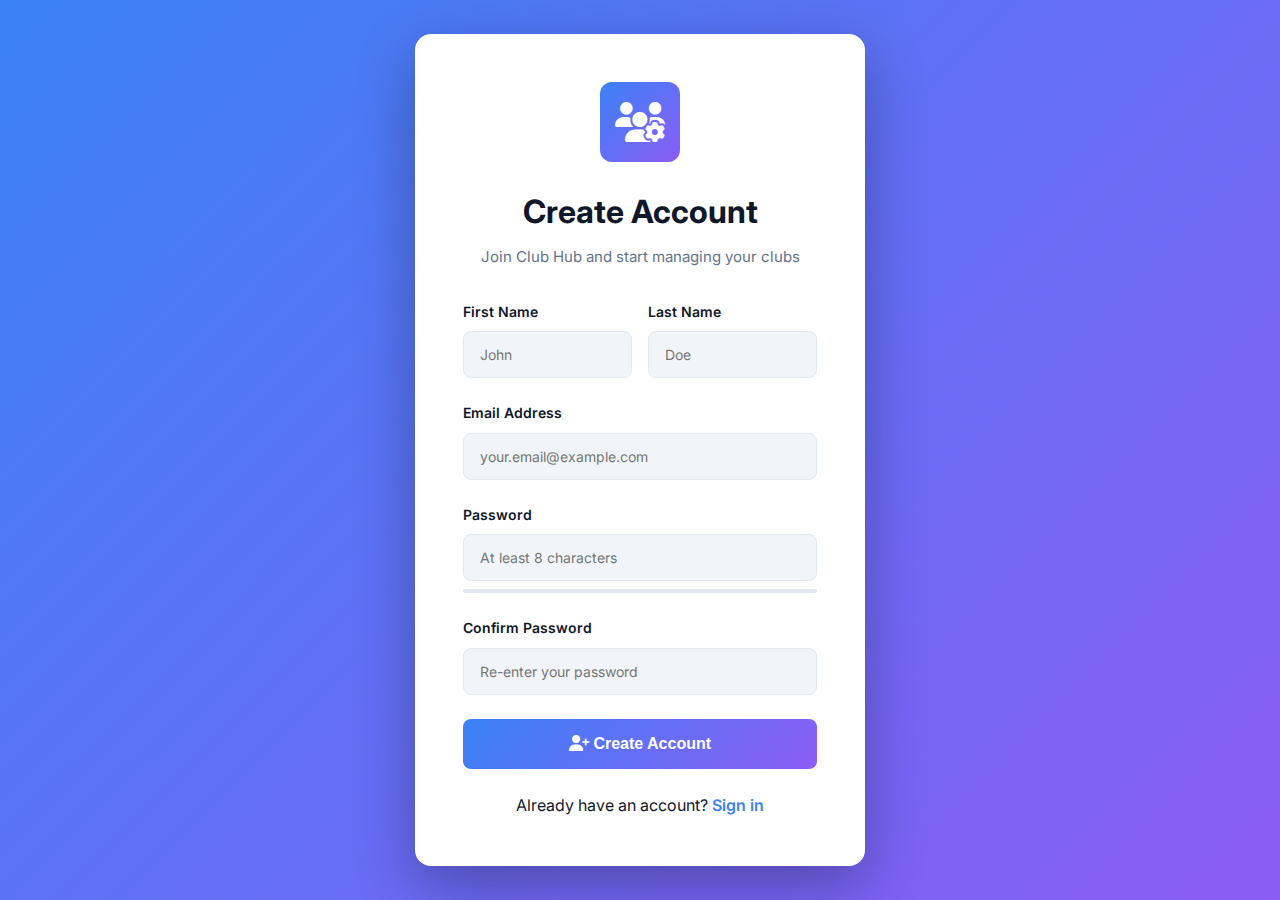
<file: register (1).html>
<!DOCTYPE html>
<html lang="en">
<head>
    <meta charset="UTF-8">
    <meta name="viewport" content="width=device-width, initial-scale=1.0">
    <title>Register - Club Hub</title>
    <link rel="stylesheet" href="https://fonts.googleapis.com/css2?family=Inter:wght@300;400;500;600;700;800&display=swap">
    <link rel="stylesheet" href="https://cdnjs.cloudflare.com/ajax/libs/font-awesome/6.4.0/css/all.min.css">
    <link rel="stylesheet" href="styles.css">
    <style>
        .auth-container{min-height:100vh;display:flex;align-items:center;justify-content:center;background:linear-gradient(135deg,var(--primary),var(--secondary));padding:2rem}
        .auth-card{background:var(--bg-card);border-radius:var(--radius-xl);padding:3rem;max-width:450px;width:100%;box-shadow:0 20px 60px rgba(0,0,0,.3)}
        .auth-header{text-align:center;margin-bottom:2rem}
        .auth-logo{width:80px;height:80px;margin:0 auto 1.5rem;background:linear-gradient(135deg,var(--primary),var(--secondary));border-radius:var(--radius-lg);display:flex;align-items:center;justify-content:center;font-size:2.5rem;color:white}
        .auth-title{font-size:2rem;font-weight:700;margin-bottom:.5rem}
        .auth-subtitle{color:var(--text-secondary);font-size:.9375rem}
        .form-group{margin-bottom:1.5rem}
        .form-label{display:block;font-size:.875rem;font-weight:600;margin-bottom:.5rem;color:var(--text-primary)}
        .form-input{width:100%;padding:.875rem 1rem;background:var(--bg-tertiary);border:1px solid var(--border);border-radius:var(--radius-md);font-size:.875rem;color:var(--text-primary);font-family:inherit;transition:all var(--transition)}
        .form-input:focus{outline:none;border-color:var(--primary);box-shadow:0 0 0 3px rgba(59,130,246,.1)}
        .form-row{display:grid;grid-template-columns:1fr 1fr;gap:1rem}
        .btn-auth{width:100%;padding:1rem;background:linear-gradient(135deg,var(--primary),var(--secondary));color:white;border:none;border-radius:var(--radius-md);font-size:1rem;font-weight:600;cursor:pointer;transition:all var(--transition)}
        .btn-auth:hover{transform:translateY(-2px);box-shadow:0 8px 20px rgba(59,130,246,.4)}
        .btn-auth:disabled{opacity:.6;cursor:not-allowed;transform:none}
        .auth-link{text-align:center;margin-top:1.5rem}
        .auth-link a{color:var(--primary);text-decoration:none;font-weight:600}
        .auth-link a:hover{text-decoration:underline}
        .alert{padding:1rem;border-radius:var(--radius-md);margin-bottom:1.5rem;display:none}
        .alert.show{display:block}
        .alert-error{background:rgba(239,68,68,.1);border:1px solid var(--danger);color:var(--danger)}
        .alert-success{background:rgba(16,185,129,.1);border:1px solid var(--success);color:var(--success)}
        .password-strength{margin-top:.5rem;font-size:.75rem}
        .strength-bar{height:4px;background:var(--border);border-radius:2px;margin-top:.25rem;overflow:hidden}
        .strength-fill{height:100%;width:0;transition:all .3s}
        .strength-weak .strength-fill{width:33%;background:var(--danger)}
        .strength-medium .strength-fill{width:66%;background:var(--warning)}
        .strength-strong .strength-fill{width:100%;background:var(--success)}
    </style>
</head>
<body>
    <div class="auth-container">
        <div class="auth-card">
            <div class="auth-header">
                <div class="auth-logo"><i class="fas fa-users-cog"></i></div>
                <h1 class="auth-title">Create Account</h1>
                <p class="auth-subtitle">Join Club Hub and start managing your clubs</p>
            </div>
            <div id="alertMessage" class="alert"></div>
            <form id="registerForm">
                <div class="form-row">
                    <div class="form-group">
                        <label class="form-label" for="firstName">First Name</label>
                        <input type="text" id="firstName" class="form-input" placeholder="John" required autocomplete="given-name" />
                    </div>
                    <div class="form-group">
                        <label class="form-label" for="lastName">Last Name</label>
                        <input type="text" id="lastName" class="form-input" placeholder="Doe" required autocomplete="family-name" />
                    </div>
                </div>
                <div class="form-group">
                    <label class="form-label" for="email">Email Address</label>
                    <input type="email" id="email" class="form-input" placeholder="your.email@example.com" required autocomplete="email" />
                </div>
                <div class="form-group">
                    <label class="form-label" for="password">Password</label>
                    <input type="password" id="password" class="form-input" placeholder="At least 8 characters" required autocomplete="new-password" minlength="8" />
                    <div class="password-strength" id="passwordStrength"><div class="strength-bar"><div class="strength-fill"></div></div></div>
                </div>
                <div class="form-group">
                    <label class="form-label" for="confirmPassword">Confirm Password</label>
                    <input type="password" id="confirmPassword" class="form-input" placeholder="Re-enter your password" required autocomplete="new-password" />
                </div>
                <button type="submit" class="btn-auth" id="registerBtn"><i class="fas fa-user-plus"></i> Create Account</button>
            </form>
            <div class="auth-link">Already have an account? <a href="login.html">Sign in</a></div>
        </div>
    </div>
    <script>
        document.getElementById('password').addEventListener('input', (e) => {
            const password = e.target.value;
            const strength = document.getElementById('passwordStrength');
            if (password.length === 0) { strength.className = 'password-strength'; return; }
            let score = 0;
            if (password.length >= 8) score++;
            if (password.length >= 12) score++;
            if (/[a-z]/.test(password) && /[A-Z]/.test(password)) score++;
            if (/\d/.test(password)) score++;
            if (/[^a-zA-Z\d]/.test(password)) score++;
            strength.className = score <= 2 ? 'password-strength strength-weak' : (score <= 3 ? 'password-strength strength-medium' : 'password-strength strength-strong');
        });
        
        document.getElementById('registerForm').addEventListener('submit', async (e) => {
            e.preventDefault();
            const firstName = document.getElementById('firstName').value;
            const lastName = document.getElementById('lastName').value;
            const email = document.getElementById('email').value;
            const password = document.getElementById('password').value;
            const confirmPassword = document.getElementById('confirmPassword').value;
            const btn = document.getElementById('registerBtn');
            const alert = document.getElementById('alertMessage');
            
            if (password !== confirmPassword) {
                alert.className = 'alert alert-error show';
                alert.innerHTML = '<i class="fas fa-exclamation-circle"></i> Passwords do not match';
                return;
            }
            
            btn.disabled = true;
            btn.innerHTML = '<i class="fas fa-spinner fa-spin"></i> Creating account...';
            
            try {
                const response = await fetch('api/auth.php?action=register', {
                    method: 'POST',
                    headers: { 'Content-Type': 'application/json' },
                    body: JSON.stringify({ first_name: firstName, last_name: lastName, email, password })
                });
                const data = await response.json();
                
                if (data.success) {
                    alert.className = 'alert alert-success show';
                    alert.innerHTML = '<i class="fas fa-check-circle"></i> Account created! Redirecting...';
                    setTimeout(() => { window.location.href = 'index.html'; }, 1500);
                } else {
                    alert.className = 'alert alert-error show';
                    alert.innerHTML = '<i class="fas fa-exclamation-circle"></i> ' + data.message;
                    btn.disabled = false;
                    btn.innerHTML = '<i class="fas fa-user-plus"></i> Create Account';
                }
            } catch (error) {
                console.error('Registration error:', error);
                alert.className = 'alert alert-error show';
                alert.innerHTML = '<i class="fas fa-exclamation-circle"></i> An error occurred. Please try again.';
                btn.disabled = false;
                btn.innerHTML = '<i class="fas fa-user-plus"></i> Create Account';
            }
        });
    </script>
</body>
</html>
</file>
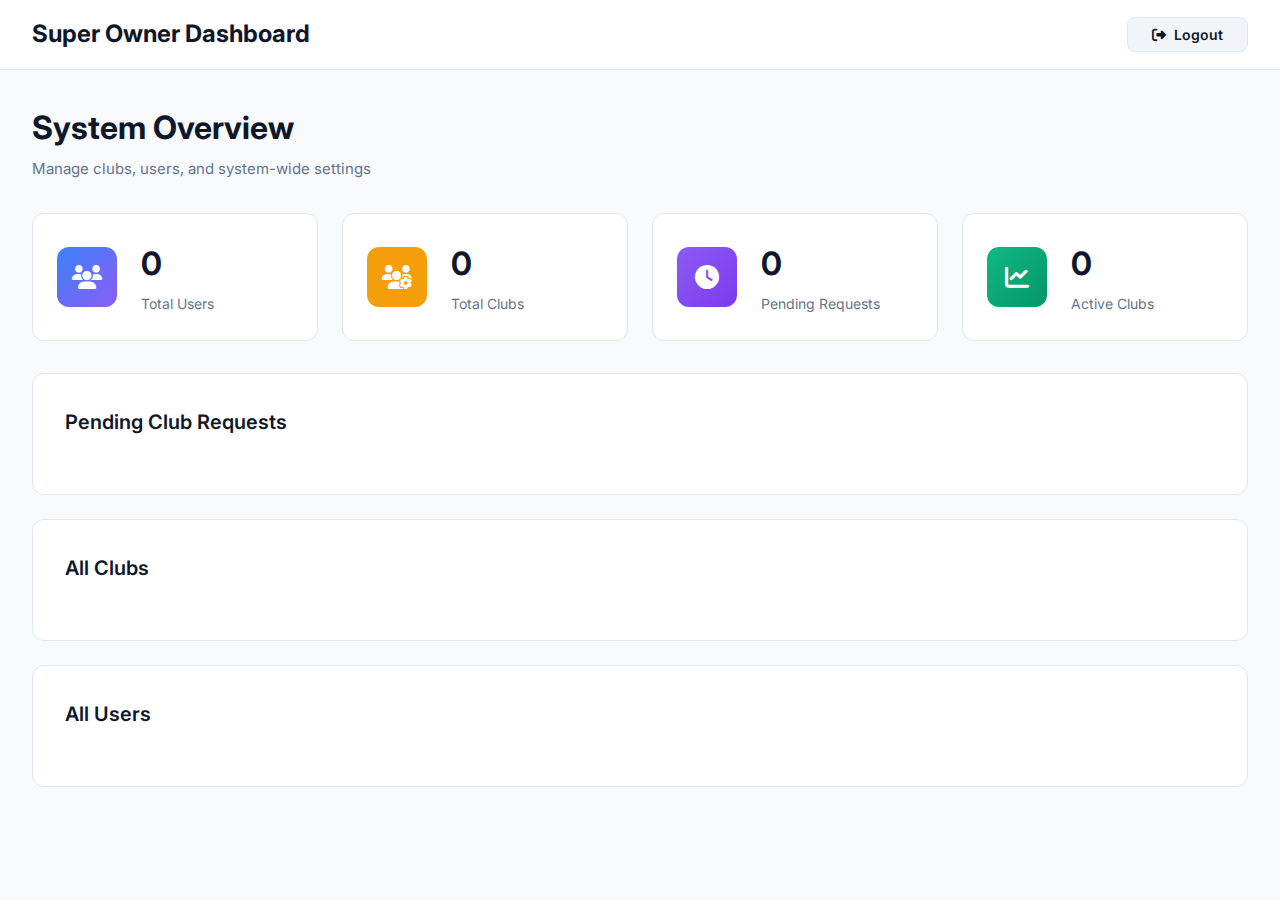
<file: super-owner-dashboard.html>
<!DOCTYPE html>
<html lang="en">
<head>
    <meta charset="UTF-8">
    <meta name="viewport" content="width=device-width, initial-scale=1.0">
    <title>Super Owner Dashboard - Club Hub</title>
    <link rel="stylesheet" href="https://fonts.googleapis.com/css2?family=Inter:wght@300;400;500;600;700;800&display=swap">
    <link rel="stylesheet" href="https://cdnjs.cloudflare.com/ajax/libs/font-awesome/6.4.0/css/all.min.css">
    <link rel="stylesheet" href="styles.css">
</head>
<body>
    <div class="app-container">
        <main class="main-content" style="width: 100%;">
            <header class="top-bar">
                <div>
                    <h1 style="font-size: 1.5rem; font-weight: 700;">Super Owner Dashboard</h1>
                </div>
                <div class="top-bar-actions">
                    <button class="btn btn-secondary" onclick="logout()">
                        <i class="fas fa-sign-out-alt"></i> Logout
                    </button>
                </div>
            </header>

            <div class="content-area">
                <div class="page-header">
                    <div>
                        <h1 class="page-title">System Overview</h1>
                        <p class="page-subtitle">Manage clubs, users, and system-wide settings</p>
                    </div>
                </div>

                <div class="stats-grid" id="systemStats">
                    <div class="stat-card">
                        <div class="stat-icon"><i class="fas fa-users"></i></div>
                        <div class="stat-content">
                            <div class="stat-value" id="totalUsers">0</div>
                            <div class="stat-label">Total Users</div>
                        </div>
                    </div>
                    <div class="stat-card">
                        <div class="stat-icon accent"><i class="fas fa-users-cog"></i></div>
                        <div class="stat-content">
                            <div class="stat-value" id="totalClubs">0</div>
                            <div class="stat-label">Total Clubs</div>
                        </div>
                    </div>
                    <div class="stat-card">
                        <div class="stat-icon secondary"><i class="fas fa-clock"></i></div>
                        <div class="stat-content">
                            <div class="stat-value" id="pendingRequests">0</div>
                            <div class="stat-label">Pending Requests</div>
                        </div>
                    </div>
                    <div class="stat-card">
                        <div class="stat-icon success"><i class="fas fa-chart-line"></i></div>
                        <div class="stat-content">
                            <div class="stat-value" id="activeClubs">0</div>
                            <div class="stat-label">Active Clubs</div>
                        </div>
                    </div>
                </div>

                <div class="card">
                    <div class="card-header">
                        <h2 class="card-title">Pending Club Requests</h2>
                    </div>
                    <div id="pendingRequestsList"></div>
                </div>

                <div class="card">
                    <div class="card-header">
                        <h2 class="card-title">All Clubs</h2>
                    </div>
                    <div id="clubsList"></div>
                </div>

                <div class="card">
                    <div class="card-header">
                        <h2 class="card-title">All Users</h2>
                    </div>
                    <div id="usersList"></div>
                </div>
            </div>
        </main>
    </div>

    <script>
        async function loadDashboard() {
            try {
                // Check authentication
                const authCheck = await fetch('api/auth.php?action=check');
                const authData = await authCheck.json();
                
                if (!authData.success || !authData.data.is_system_owner) {
                    window.location.href = 'login.html';
                    return;
                }

                // Load stats
                const statsRes = await fetch('api/super_owner.php?action=stats');
                const stats = await statsRes.json();
                if (stats.success) {
                    document.getElementById('totalUsers').textContent = stats.data.total_users;
                    document.getElementById('totalClubs').textContent = stats.data.total_clubs;
                    document.getElementById('pendingRequests').textContent = stats.data.pending_requests;
                    document.getElementById('activeClubs').textContent = stats.data.active_clubs;
                }

                // Load pending requests
                const requestsRes = await fetch('api/super_owner.php?action=pending-requests');
                const requests = await requestsRes.json();
                displayPendingRequests(requests.data || []);

                // Load all clubs
                const clubsRes = await fetch('api/super_owner.php?action=clubs');
                const clubs = await clubsRes.json();
                displayClubs(clubs.data || []);

                // Load all users
                const usersRes = await fetch('api/super_owner.php?action=users');
                const users = await usersRes.json();
                displayUsers(users.data || []);

            } catch (error) {
                console.error('Error loading dashboard:', error);
            }
        }

        function displayPendingRequests(requests) {
            const container = document.getElementById('pendingRequestsList');
            if (requests.length === 0) {
                container.innerHTML = '<div class="empty-state"><i class="fas fa-check-circle"></i><p>No pending requests</p></div>';
                return;
            }

            container.innerHTML = requests.map(r => `
                <div style="padding: 1.5rem; background: var(--bg-tertiary); border-radius: var(--radius-md); margin-bottom: 1rem;">
                    <div style="display: flex; justify-content: space-between; align-items: start; margin-bottom: 1rem;">
                        <div>
                            <h3 style="font-size: 1.125rem; font-weight: 600; margin-bottom: 0.25rem;">${escapeHtml(r.club_name)}</h3>
                            <p style="font-size: 0.875rem; color: var(--text-secondary);">Requested by: ${escapeHtml(r.requester_first_name)} ${escapeHtml(r.requester_last_name)}</p>
                        </div>
                        <div style="display: flex; gap: 0.5rem;">
                            <button class="btn btn-primary" onclick="approveClub(${r.id})"><i class="fas fa-check"></i> Approve</button>
                            <button class="btn btn-secondary" onclick="rejectClub(${r.id})"><i class="fas fa-times"></i> Reject</button>
                        </div>
                    </div>
                    <p style="font-size: 0.875rem; color: var(--text-secondary); margin-bottom: 0.5rem;"><strong>Description:</strong> ${escapeHtml(r.description || 'N/A')}</p>
                    <p style="font-size: 0.875rem; color: var(--text-secondary);"><strong>Advisor:</strong> ${escapeHtml(r.staff_advisor || 'N/A')}</p>
                </div>
            `).join('');
        }

        function displayClubs(clubs) {
            const container = document.getElementById('clubsList');
            if (clubs.length === 0) {
                container.innerHTML = '<div class="empty-state"><i class="fas fa-users-cog"></i><p>No clubs yet</p></div>';
                return;
            }

            container.innerHTML = `
                <table style="width: 100%; border-collapse: collapse;">
                    <thead>
                        <tr style="border-bottom: 1px solid var(--border);">
                            <th style="padding: 1rem; text-align: left; font-size: 0.75rem; font-weight: 600; color: var(--text-secondary); text-transform: uppercase;">Club Name</th>
                            <th style="padding: 1rem; text-align: left; font-size: 0.75rem; font-weight: 600; color: var(--text-secondary); text-transform: uppercase;">President</th>
                            <th style="padding: 1rem; text-align: left; font-size: 0.75rem; font-weight: 600; color: var(--text-secondary); text-transform: uppercase;">Members</th>
                            <th style="padding: 1rem; text-align: left; font-size: 0.75rem; font-weight: 600; color: var(--text-secondary); text-transform: uppercase;">Status</th>
                        </tr>
                    </thead>
                    <tbody>
                        ${clubs.map(c => `
                            <tr style="border-bottom: 1px solid var(--border);">
                                <td style="padding: 1rem; font-weight: 600;">${escapeHtml(c.name)}</td>
                                <td style="padding: 1rem;">${escapeHtml(c.president_first_name || '')} ${escapeHtml(c.president_last_name || '')}</td>
                                <td style="padding: 1rem;">${c.member_count}</td>
                                <td style="padding: 1rem;">
                                    <span style="color: ${c.is_active ? 'var(--success)' : 'var(--danger)'};">●</span> ${c.is_active ? 'Active' : 'Inactive'}
                                </td>
                            </tr>
                        `).join('')}
                    </tbody>
                </table>
            `;
        }

        function displayUsers(users) {
            const container = document.getElementById('usersList');
            if (users.length === 0) {
                container.innerHTML = '<div class="empty-state"><i class="fas fa-users"></i><p>No users yet</p></div>';
                return;
            }

            container.innerHTML = `
                <table style="width: 100%; border-collapse: collapse;">
                    <thead>
                        <tr style="border-bottom: 1px solid var(--border);">
                            <th style="padding: 1rem; text-align: left; font-size: 0.75rem; font-weight: 600; color: var(--text-secondary); text-transform: uppercase;">Name</th>
                            <th style="padding: 1rem; text-align: left; font-size: 0.75rem; font-weight: 600; color: var(--text-secondary); text-transform: uppercase;">Email</th>
                            <th style="padding: 1rem; text-align: left; font-size: 0.75rem; font-weight: 600; color: var(--text-secondary); text-transform: uppercase;">Clubs</th>
                            <th style="padding: 1rem; text-align: left; font-size: 0.75rem; font-weight: 600; color: var(--text-secondary); text-transform: uppercase;">Status</th>
                        </tr>
                    </thead>
                    <tbody>
                        ${users.map(u => `
                            <tr style="border-bottom: 1px solid var(--border);">
                                <td style="padding: 1rem; font-weight: 600;">${escapeHtml(u.first_name)} ${escapeHtml(u.last_name)}</td>
                                <td style="padding: 1rem;">${escapeHtml(u.email)}</td>
                                <td style="padding: 1rem;">${u.club_count}</td>
                                <td style="padding: 1rem;">
                                    <span style="color: ${u.is_active ? 'var(--success)' : 'var(--danger)'};">●</span> ${u.is_active ? 'Active' : 'Inactive'}
                                </td>
                            </tr>
                        `).join('')}
                    </tbody>
                </table>
            `;
        }

        async function approveClub(requestId) {
            if (!confirm('Approve this club creation request?')) return;
            
            try {
                const response = await fetch('api/super_owner.php?action=approve-club', {
                    method: 'POST',
                    headers: { 'Content-Type': 'application/json' },
                    body: JSON.stringify({ request_id: requestId })
                });
                const data = await response.json();
                
                if (data.success) {
                    alert('Club approved! Access code: ' + data.data.access_code);
                    loadDashboard();
                } else {
                    alert('Error: ' + data.message);
                }
            } catch (error) {
                console.error('Error approving club:', error);
                alert('An error occurred');
            }
        }

        async function rejectClub(requestId) {
            const reason = prompt('Enter rejection reason (optional):');
            if (reason === null) return;
            
            try {
                const response = await fetch('api/super_owner.php?action=reject-club', {
                    method: 'POST',
                    headers: { 'Content-Type': 'application/json' },
                    body: JSON.stringify({ request_id: requestId, reason: reason })
                });
                const data = await response.json();
                
                if (data.success) {
                    alert('Club request rejected');
                    loadDashboard();
                } else {
                    alert('Error: ' + data.message);
                }
            } catch (error) {
                console.error('Error rejecting club:', error);
                alert('An error occurred');
            }
        }

        async function logout() {
            try {
                await fetch('api/auth.php?action=logout', { method: 'POST' });
                window.location.href = 'login.html';
            } catch (error) {
                window.location.href = 'login.html';
            }
        }

        function escapeHtml(text) {
            const div = document.createElement('div');
            div.textContent = text;
            return div.innerHTML;
        }

        // Load dashboard on page load
        loadDashboard();
    </script>
</body>
</html>
</file>
<file: styles.css>
/* ============================================================================
   Club Hub - Modern Minimalist Styles with Customizable Theming
   ============================================================================ */

* {
    margin: 0;
    padding: 0;
    box-sizing: border-box;
}

:root {
    /* Theme Colors - Easily customizable */
    --primary: #3b82f6;
    --primary-hover: #2563eb;
    --secondary: #8b5cf6;
    --accent: #f59e0b;
    --success: #10b981;
    --danger: #ef4444;
    --warning: #f59e0b;
    
    /* Light Theme */
    --bg-primary: #ffffff;
    --bg-secondary: #f8fafc;
    --bg-tertiary: #f1f5f9;
    --bg-card: #ffffff;
    --text-primary: #0f172a;
    --text-secondary: #64748b;
    --text-tertiary: #94a3b8;
    --border: #e2e8f0;
    --shadow: rgba(0, 0, 0, 0.05);
    --shadow-lg: rgba(0, 0, 0, 0.1);
    
    /* Spacing */
    --spacing-xs: 0.25rem;
    --spacing-sm: 0.5rem;
    --spacing-md: 1rem;
    --spacing-lg: 1.5rem;
    --spacing-xl: 2rem;
    
    /* Border Radius */
    --radius-sm: 0.375rem;
    --radius-md: 0.5rem;
    --radius-lg: 0.75rem;
    --radius-xl: 1rem;
    
    /* Transitions */
    --transition: 0.2s ease;
}

[data-theme="dark"] {
    --bg-primary: #0f172a;
    --bg-secondary: #1e293b;
    --bg-tertiary: #334155;
    --bg-card: #1e293b;
    --text-primary: #f1f5f9;
    --text-secondary: #cbd5e1;
    --text-tertiary: #94a3b8;
    --border: #334155;
    --shadow: rgba(0, 0, 0, 0.2);
    --shadow-lg: rgba(0, 0, 0, 0.3);
}

body {
    font-family: 'Inter', -apple-system, BlinkMacSystemFont, 'Segoe UI', sans-serif;
    background: var(--bg-secondary);
    color: var(--text-primary);
    line-height: 1.6;
    -webkit-font-smoothing: antialiased;
    -moz-osx-font-smoothing: grayscale;
}

/* ============================================================================
   Layout
   ============================================================================ */

.app-container {
    display: flex;
    height: 100vh;
    overflow: hidden;
}

/* ============================================================================
   Sidebar
   ============================================================================ */

.sidebar {
    width: 280px;
    background: var(--bg-primary);
    border-right: 1px solid var(--border);
    display: flex;
    flex-direction: column;
    transition: transform var(--transition);
    z-index: 100;
}

.sidebar-header {
    padding: var(--spacing-lg);
    border-bottom: 1px solid var(--border);
}

.logo {
    display: flex;
    align-items: center;
    gap: var(--spacing-md);
    font-size: 1.25rem;
    font-weight: 700;
    color: var(--primary);
}

.logo i {
    font-size: 1.5rem;
}

.club-selector {
    margin: var(--spacing-lg);
    padding: var(--spacing-md);
    background: var(--bg-tertiary);
    border-radius: var(--radius-lg);
    cursor: pointer;
    transition: all var(--transition);
    display: flex;
    align-items: center;
    gap: var(--spacing-md);
    border: 1px solid transparent;
}

.club-selector:hover {
    border-color: var(--primary);
    background: var(--bg-card);
    transform: translateY(-2px);
    box-shadow: 0 4px 12px var(--shadow);
}

.club-logo {
    width: 40px;
    height: 40px;
    background: linear-gradient(135deg, var(--primary), var(--secondary));
    border-radius: var(--radius-md);
    display: flex;
    align-items: center;
    justify-content: center;
    color: white;
    font-size: 1.25rem;
}

.club-info {
    flex: 1;
}

.club-info h3 {
    font-size: 0.9375rem;
    font-weight: 600;
    margin-bottom: 0.125rem;
}

.club-info p {
    font-size: 0.75rem;
    color: var(--text-secondary);
}

.club-selector > i {
    color: var(--text-tertiary);
    font-size: 0.75rem;
}

.nav-menu {
    flex: 1;
    padding: var(--spacing-md);
    overflow-y: auto;
}

.nav-menu::-webkit-scrollbar {
    width: 6px;
}

.nav-menu::-webkit-scrollbar-track {
    background: transparent;
}

.nav-menu::-webkit-scrollbar-thumb {
    background: var(--border);
    border-radius: 3px;
}

.nav-section {
    margin-bottom: var(--spacing-xl);
}

.nav-section-title {
    font-size: 0.6875rem;
    font-weight: 600;
    color: var(--text-tertiary);
    text-transform: uppercase;
    letter-spacing: 0.05em;
    margin-bottom: var(--spacing-sm);
    padding: 0 var(--spacing-md);
}

.nav-item {
    display: flex;
    align-items: center;
    gap: var(--spacing-md);
    padding: var(--spacing-sm) var(--spacing-md);
    border-radius: var(--radius-md);
    cursor: pointer;
    transition: all var(--transition);
    color: var(--text-secondary);
    text-decoration: none;
    margin-bottom: var(--spacing-xs);
    font-size: 0.875rem;
    font-weight: 500;
}

.nav-item i {
    width: 20px;
    text-align: center;
    font-size: 1rem;
}

.nav-item:hover {
    background: var(--bg-tertiary);
    color: var(--text-primary);
}

.nav-item.active {
    background: linear-gradient(90deg, var(--primary), transparent);
    color: var(--primary);
    font-weight: 600;
}

.badge {
    margin-left: auto;
    padding: 0.125rem 0.5rem;
    background: var(--danger);
    color: white;
    border-radius: 1rem;
    font-size: 0.6875rem;
    font-weight: 600;
}

.sidebar-footer {
    padding: var(--spacing-lg);
    border-top: 1px solid var(--border);
}

.theme-selector {
    display: flex;
    gap: var(--spacing-sm);
}

.theme-btn {
    flex: 1;
    padding: var(--spacing-sm);
    background: var(--bg-tertiary);
    border: 1px solid var(--border);
    border-radius: var(--radius-md);
    cursor: pointer;
    transition: all var(--transition);
    color: var(--text-primary);
    font-size: 1rem;
}

.theme-btn:hover {
    background: var(--bg-card);
    border-color: var(--primary);
}

/* ============================================================================
   Main Content
   ============================================================================ */

.main-content {
    flex: 1;
    display: flex;
    flex-direction: column;
    overflow: hidden;
}

.top-bar {
    height: 70px;
    background: var(--bg-primary);
    border-bottom: 1px solid var(--border);
    display: flex;
    align-items: center;
    justify-content: space-between;
    padding: 0 var(--spacing-xl);
    gap: var(--spacing-lg);
}

.mobile-menu-toggle {
    display: none;
    background: none;
    border: none;
    font-size: 1.25rem;
    color: var(--text-primary);
    cursor: pointer;
    padding: var(--spacing-sm);
}

.search-bar {
    display: flex;
    align-items: center;
    gap: var(--spacing-md);
    background: var(--bg-tertiary);
    padding: var(--spacing-sm) var(--spacing-md);
    border-radius: var(--radius-md);
    border: 1px solid var(--border);
    flex: 1;
    max-width: 500px;
    transition: all var(--transition);
}

.search-bar:focus-within {
    border-color: var(--primary);
    box-shadow: 0 0 0 3px rgba(59, 130, 246, 0.1);
}

.search-bar i {
    color: var(--text-tertiary);
    font-size: 0.875rem;
}

.search-bar input {
    background: none;
    border: none;
    outline: none;
    font-size: 0.875rem;
    color: var(--text-primary);
    width: 100%;
    font-family: inherit;
}

.search-bar input::placeholder {
    color: var(--text-tertiary);
}

.top-bar-actions {
    display: flex;
    align-items: center;
    gap: var(--spacing-md);
}

.icon-btn {
    width: 40px;
    height: 40px;
    border-radius: var(--radius-md);
    background: var(--bg-tertiary);
    border: 1px solid var(--border);
    cursor: pointer;
    display: flex;
    align-items: center;
    justify-content: center;
    font-size: 1rem;
    color: var(--text-primary);
    transition: all var(--transition);
    position: relative;
}

.icon-btn:hover {
    background: var(--bg-card);
    border-color: var(--primary);
    transform: translateY(-2px);
    box-shadow: 0 4px 12px var(--shadow);
}

.notification-dot {
    position: absolute;
    top: 8px;
    right: 8px;
    width: 8px;
    height: 8px;
    background: var(--danger);
    border-radius: 50%;
    border: 2px solid var(--bg-primary);
}

.user-menu {
    display: flex;
    align-items: center;
    gap: var(--spacing-md);
    padding: var(--spacing-sm) var(--spacing-md);
    border-radius: var(--radius-md);
    cursor: pointer;
    transition: all var(--transition);
    border: 1px solid transparent;
}

.user-menu:hover {
    background: var(--bg-tertiary);
    border-color: var(--border);
}

.user-avatar {
    width: 36px;
    height: 36px;
    border-radius: 50%;
    background: linear-gradient(135deg, var(--primary), var(--secondary));
    display: flex;
    align-items: center;
    justify-content: center;
    color: white;
    font-size: 0.875rem;
}

.user-info {
    display: flex;
    flex-direction: column;
}

.user-name {
    font-size: 0.875rem;
    font-weight: 600;
}

.user-role {
    font-size: 0.75rem;
    color: var(--text-secondary);
}

.user-menu > i {
    color: var(--text-tertiary);
    font-size: 0.75rem;
}

/* ============================================================================
   Content Area
   ============================================================================ */

.content-area {
    flex: 1;
    overflow-y: auto;
    padding: var(--spacing-xl);
}

.content-area::-webkit-scrollbar {
    width: 8px;
}

.content-area::-webkit-scrollbar-track {
    background: transparent;
}

.content-area::-webkit-scrollbar-thumb {
    background: var(--border);
    border-radius: 4px;
}

.page-header {
    margin-bottom: var(--spacing-xl);
    display: flex;
    justify-content: space-between;
    align-items: flex-start;
}

.page-title {
    font-size: 2rem;
    font-weight: 700;
    margin-bottom: var(--spacing-xs);
}

.page-subtitle {
    font-size: 0.9375rem;
    color: var(--text-secondary);
}

.view-content {
    animation: fadeIn 0.3s ease;
}

@keyframes fadeIn {
    from { opacity: 0; transform: translateY(10px); }
    to { opacity: 1; transform: translateY(0); }
}

.hidden {
    display: none !important;
}

/* ============================================================================
   Cards
   ============================================================================ */

.card {
    background: var(--bg-card);
    border-radius: var(--radius-lg);
    padding: var(--spacing-xl);
    border: 1px solid var(--border);
    margin-bottom: var(--spacing-lg);
    transition: all var(--transition);
}

.card:hover {
    box-shadow: 0 4px 12px var(--shadow);
}

.card-header {
    display: flex;
    justify-content: space-between;
    align-items: center;
    margin-bottom: var(--spacing-lg);
}

.card-title {
    font-size: 1.25rem;
    font-weight: 600;
}

/* ============================================================================
   Stats Grid
   ============================================================================ */

.stats-grid {
    display: grid;
    grid-template-columns: repeat(auto-fit, minmax(250px, 1fr));
    gap: var(--spacing-lg);
    margin-bottom: var(--spacing-xl);
}

.stat-card {
    background: var(--bg-card);
    border-radius: var(--radius-lg);
    padding: var(--spacing-lg);
    border: 1px solid var(--border);
    display: flex;
    align-items: center;
    gap: var(--spacing-lg);
    transition: all var(--transition);
}

.stat-card:hover {
    transform: translateY(-4px);
    box-shadow: 0 8px 20px var(--shadow);
}

.stat-icon {
    width: 60px;
    height: 60px;
    border-radius: var(--radius-lg);
    background: linear-gradient(135deg, var(--primary), var(--secondary));
    display: flex;
    align-items: center;
    justify-content: center;
    color: white;
    font-size: 1.5rem;
}

.stat-icon.accent {
    background: linear-gradient(135deg, var(--accent), var(--warning));
}

.stat-icon.success {
    background: linear-gradient(135deg, var(--success), #059669);
}

.stat-icon.secondary {
    background: linear-gradient(135deg, var(--secondary), #7c3aed);
}

.stat-content {
    flex: 1;
}

.stat-value {
    font-size: 2rem;
    font-weight: 700;
    margin-bottom: var(--spacing-xs);
}

.stat-label {
    font-size: 0.875rem;
    color: var(--text-secondary);
}

/* ============================================================================
   Buttons
   ============================================================================ */

.btn {
    padding: var(--spacing-sm) var(--spacing-lg);
    border-radius: var(--radius-md);
    border: none;
    font-size: 0.875rem;
    font-weight: 600;
    cursor: pointer;
    transition: all var(--transition);
    display: inline-flex;
    align-items: center;
    gap: var(--spacing-sm);
    font-family: inherit;
}

.btn-primary {
    background: var(--primary);
    color: white;
}

.btn-primary:hover {
    background: var(--primary-hover);
    transform: translateY(-2px);
    box-shadow: 0 4px 12px rgba(59, 130, 246, 0.3);
}

.btn-secondary {
    background: var(--bg-tertiary);
    color: var(--text-primary);
    border: 1px solid var(--border);
}

.btn-secondary:hover {
    background: var(--bg-card);
    border-color: var(--primary);
}

/* ============================================================================
   Lists & Items
   ============================================================================ */

.empty-state {
    text-align: center;
    padding: var(--spacing-xl);
    color: var(--text-secondary);
}

.empty-state i {
    font-size: 3rem;
    color: var(--text-tertiary);
    margin-bottom: var(--spacing-md);
}

.announcement-item {
    background: var(--bg-tertiary);
    border-radius: var(--radius-md);
    padding: var(--spacing-lg);
    margin-bottom: var(--spacing-md);
    border-left: 3px solid var(--primary);
    transition: all var(--transition);
}

.announcement-item:hover {
    transform: translateX(4px);
    box-shadow: 0 2px 8px var(--shadow);
}

.announcement-header {
    display: flex;
    justify-content: space-between;
    align-items: flex-start;
    margin-bottom: var(--spacing-sm);
}

.announcement-title {
    font-size: 1rem;
    font-weight: 600;
}

.announcement-priority {
    font-size: 0.6875rem;
    font-weight: 600;
    padding: 0.25rem 0.625rem;
    border-radius: 0.375rem;
    text-transform: uppercase;
}

.announcement-priority.high {
    background: var(--warning);
    color: white;
}

.announcement-priority.urgent {
    background: var(--danger);
    color: white;
}

.announcement-content {
    font-size: 0.875rem;
    color: var(--text-secondary);
    margin-bottom: var(--spacing-sm);
}

.announcement-time {
    font-size: 0.75rem;
    color: var(--text-tertiary);
}

/* ============================================================================
   Responsive
   ============================================================================ */

@media (max-width: 768px) {
    .sidebar {
        position: fixed;
        left: -280px;
        height: 100vh;
        box-shadow: 2px 0 8px var(--shadow-lg);
    }

    .sidebar.mobile-open {
        transform: translateX(280px);
    }

    .mobile-menu-toggle {
        display: block;
    }

    .search-bar {
        max-width: none;
    }

    .stats-grid {
        grid-template-columns: 1fr;
    }

    .top-bar {
        padding: 0 var(--spacing-md);
    }

    .content-area {
        padding: var(--spacing-md);
    }

    .user-info {
        display: none;
    }
}

/* ============================================================================
   Loading
   ============================================================================ */

.loading {
    display: flex;
    align-items: center;
    justify-content: center;
    padding: var(--spacing-xl);
    color: var(--text-secondary);
}

.loading::after {
    content: '';
    width: 20px;
    height: 20px;
    border: 3px solid var(--border);
    border-top-color: var(--primary);
    border-radius: 50%;
    animation: spin 0.8s linear infinite;
    margin-left: var(--spacing-md);
}

@keyframes spin {
    to { transform: rotate(360deg); }
}
</file>
